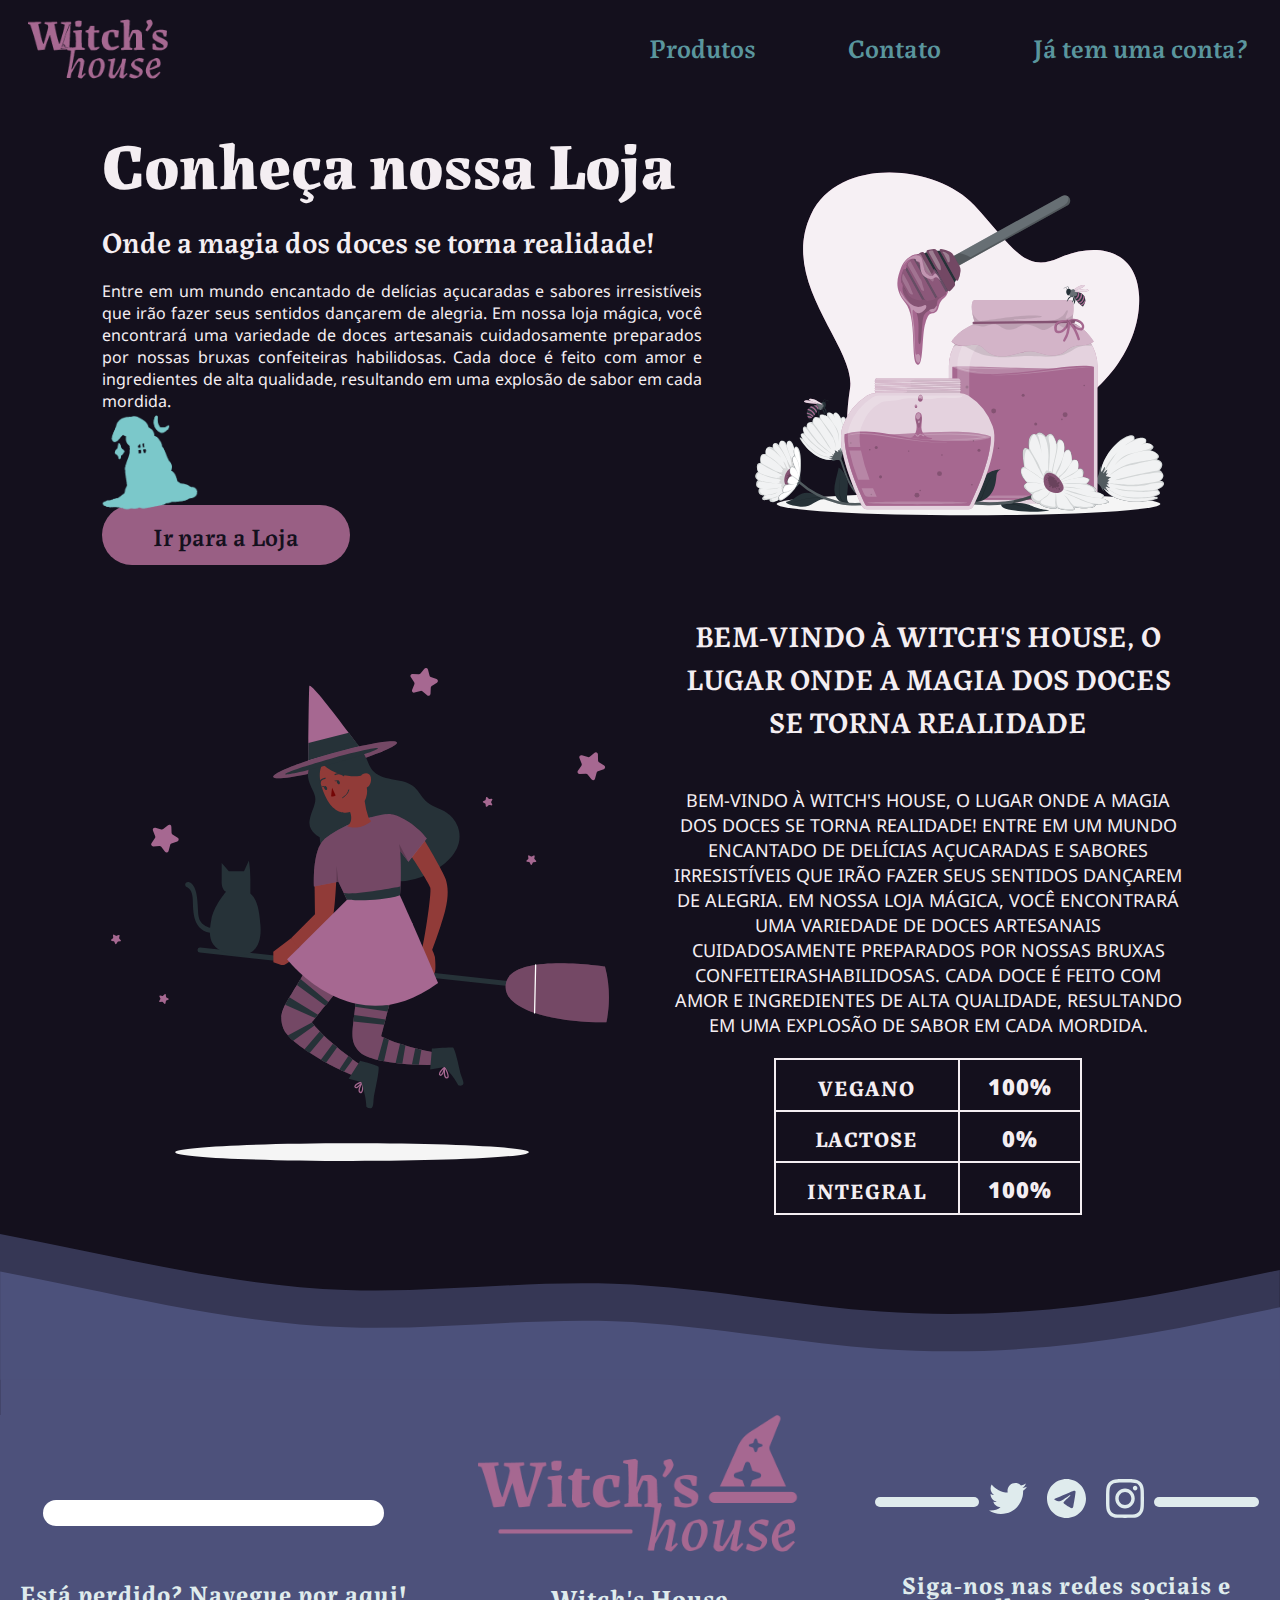
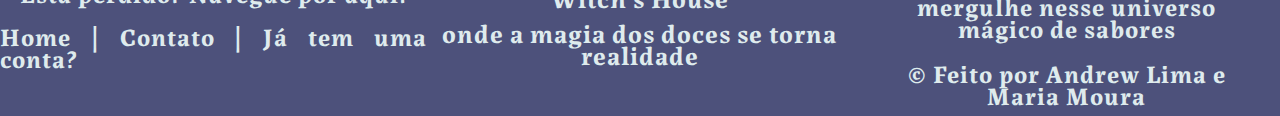
<file: index.html>
<!DOCTYPE html>
<html lang="pt-br">
<head>
    <meta charset="UTF-8">
    <meta http-equiv="X-UA-Compatible" content="IE=edge">
    <meta name="viewport" content="width=device-width, initial-scale=1.0">
    <link rel="stylesheet" href="style.css">  
    <link rel="shortcut icon" href="imagens/hat.png" type="image/x-icon">
    <title>Witch's House</title>
</head>
<body>
    <header>
        <img src="imagens/logo.png" class="logo" alt="Witch's House">
        <ul>
        <a href="loja.html" tabindex="0"><li>Produtos</li></a> 
        <a href="contato.html" tabindex="1"><li>Contato</li></a>
        <a href="entrar.html" tabindex="2"><li>Já tem uma conta?</li></a> 
        </ul>
    </header>
    <main>
                    <div class="left-div"> 
                        <h1>Conheça nossa Loja</h1>
                        <h2>Onde a magia dos doces se torna realidade! </h2>
                        <p> Entre em um mundo encantado de delícias açucaradas e sabores irresistíveis que irão fazer seus sentidos dançarem de alegria. Em nossa loja mágica, você encontrará uma variedade de doces artesanais cuidadosamente preparados por nossas bruxas confeiteiras habilidosas. Cada doce é feito com amor e ingredientes de alta qualidade, resultando em uma explosão de sabor em cada mordida.</p>
                        <a href="loja.html">
                            <img src="imagens/hat.png" id="hat" alt="Chapéu">
                            <button class="loja-btn">Ir para a Loja</button>
                        </a>
                    </div>
                    <div class="right-div">
                        <img src="imagens/honey.svg" class="imagem" alt="sweet">
                    </div>                    

    </main>    
    <section>
        <div class="left-div">
            <img src="imagens/witch-animate (1) (1).svg" class="imagem" alt="witch">
        </div>
        <div class="right-div">
            <h2>bem-vindo à witch's house, o lugar onde a magia dos doces se torna realidade</h2>
            <p>Bem-vindo à Witch's House, o lugar onde a magia dos doces se torna realidade! Entre em um mundo encantado de delícias açucaradas e sabores irresistíveis que irão fazer seus sentidos dançarem de alegria.
            Em nossa loja mágica, você encontrará uma variedade de doces artesanais cuidadosamente preparados por nossas bruxas confeiteirashabilidosas. Cada doce é feito com amor e ingredientes de alta qualidade, resultando em uma explosão de sabor em cada mordida.
            </p>
            <div id="tabela">
                <table>
                    <tr>
                        <td><p class="titulo">vegano</p></td>
                        <td><p class="numero">100%</p></td>
                    </tr>
                    <tr>
                        <td><p class="titulo">LACTOSE</p></td>
                        <td><p class="numero">0%</p></td>
                    </tr>
                    <tr>
                        <td><p class="titulo">INTEGRAL</p></td>
                        <td><p class="numero">100%</p></td>
                    </tr>
                </table>
            </div>
        </div>
    </section>
    <footer>
        <div id="waves"><img src="imagens/footer/SVG/SVG/SVG/Ativo 33.svg" alt="wave"></div>
        <div id="barra-busca">
            <input type="search" name="pesquisa" id="pesquisa">
            <div id="txt">
                <p>Está perdido? Navegue por aqui!</p>
                <p><a href="index.html">Home</a> | <a href="contato.html">Contato</a> | <a href="entrar.html">Já tem uma conta?</a> </p>
            </div>
        </div>
        <div id="logo-2">
            <img src="imagens/footer/Ativo 43-8.png" alt="">
            <p>Witch's House</p><p>onde a magia dos doces se torna realidade</p>
        </div>
        <div id="redes-sociais">
            <div id="imagens">
                <div class="linha"></div>
                <img src="imagens/footer/redes sociais/SVG/Ativo 35.svg" alt="Twitter">
                <img src="imagens/footer/redes sociais/SVG/Ativo 36.svg" alt="Telegram">
                <img src="imagens/footer/redes sociais/SVG/Ativo 37.svg" alt="Instagram">
                <div class="linha"></div>
            </div>
            <div id="texto">
                <p>Siga-nos nas redes sociais e mergulhe nesse universo mágico de sabores</p>
                <p>© Feito por Andrew Lima e Maria Moura</p>
            </div>
        </div>
</footer>
    <audio autoplay preload="auto">
        <source src="sons/piano-bell-sound-1-27144.mp3" type="audio/mp3">
    </audio>
</body>
</html>
</file>
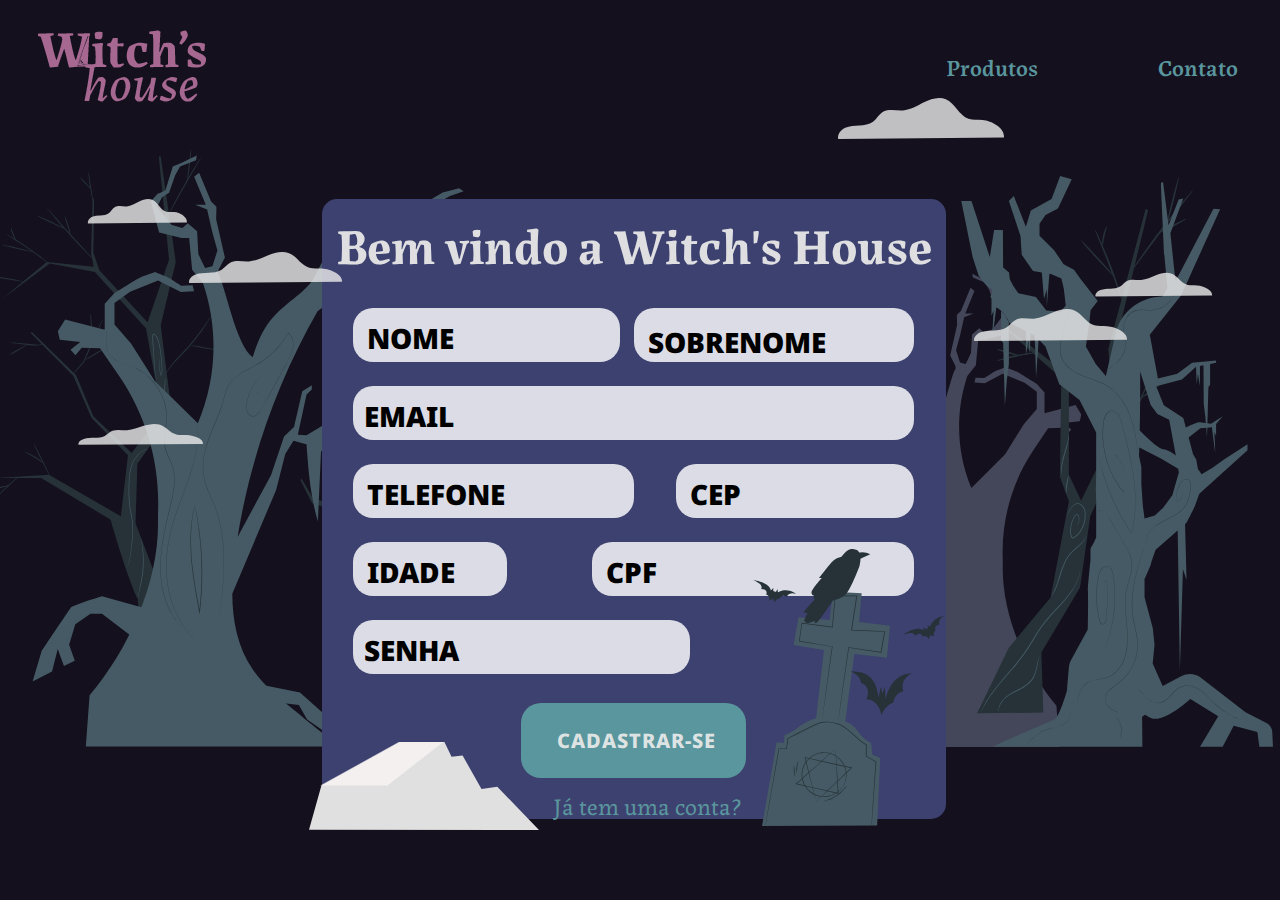
<file: cadastro.html>
<!DOCTYPE html>
<html lang="pt-br">
<head>
    <meta charset="UTF-8">
    <meta http-equiv="X-UA-Compatible" content="IE=edge">
    <meta name="viewport" content="width=device-width, initial-scale=1.0">
    <link rel="shortcut icon" href="imagens/hat.png" type="image/x-icon">
    <link rel="stylesheet" href="cadastro.css">
    <title>Cadastro - Witch's House</title>
</head>
<body>
    <header>
        <a href="index.html"><img src="imagens/logo.png" class="logo" alt="Witch's House"></a>
        <ul>
        <a href="loja.html" tabindex="0"><li>Produtos</li></a> 
        <a href="contato.html" tabindex="1"><li>Contato</li></a> 
        </ul>
    </header>  
    <div id="container">           
        <div id="camada1">
            <img class="camada1" id="rip" src="imagens/Background floresta/Ativo 7.svg" alt="Tumulo">
            <img class="camada1" id="bat" src="imagens/Background floresta/Ativo 8.svg" alt="Morcegos">
            <img class="camada1" id="pedra" src="imagens/Background floresta/Ativo 13.svg" alt="Nuvem">
            <img class="camada1" id="nuvem-right-cima" src="imagens/Background floresta/nuvem right cima.svg" alt="Nuvem">
            <img class="camada1" id="nuvem-left" src="imagens/Background floresta/nuvem left.svg" alt="Nuvem">
            <img class="camada1" id="nuvem-right-baixo" src="imagens/Background floresta/nuvem rigth baixo.svg" alt="Nuvem">
        </div>     
        <main>
            <h1>Bem vindo a Witch's House</h1>
                <form action="#" method="post">
                    <div id="row1" class="rows">
                        <div class="posicionamento">
                            <input type="text" class="nome" name="nome" required>
                            <label for="nome" class="nome">NOME</label>
                        </div>
                        <div class="posicionamento">
                            <input type="text" class="sobrenome" name="sobrenome" required>
                            <label for="sobrenome" class="sobrenome">SOBRENOME</label>
                        </div>
                    </div>
                    <div id="row2" class="rows">
                        <div class="posicionamento">
                            <input type="email" class="email" name="email" required>
                            <label for="email" class="email">EMAIL</label>
                        </div>
                    </div>
                    <div id="row3" class="rows">
                        <div class="posicionamento">
                            <input type="tel" class="tel" name="tel" required>
                            <label for="tel" class="tel">TELEFONE</label>
                        </div>
                        <div class="posicionamento">
                            <input type="text" class="cep" name="cep" required>
                            <label for="cep" class="cep">CEP</label>
                        </div>
                    </div>
                    <div id="row4" class="rows">
                        <div class="posicionamento">
                            <input type="number" class="idade" name="idade" required>
                            <label for="idade" class="idade">IDADE</label>
                        </div>
                        <div class="posicionamento">
                            <input type="text" class="cpf" name="cpf" required>
                            <label for="cpf" class="cpf">CPF</label>
                        </div>
                    </div>
                    <div id="row5" class="rows">
                        <div class="posicionamento">
                            <input type="password" class="senha" name="senha" required>
                            <label for="senha" class="senha">SENHA</label>
                        </div>
                    </div>
                    <div id="row6" class="rows">
                        <input type="submit" id="botao" value="CADASTRAR-SE">
                        <a href="entrar.html" id="link">Já tem uma conta?</a>
                    </div>
                </form>
        </main>
        <div id="arvore">
            <img id="arvore-left" src="imagens/Background floresta/Ativo 1.svg" alt="Árvore">
            <img id="arvore-right" src="imagens/Background floresta/Ativo 3.svg" alt="Árvore">
        </div>
    </div>
</body>
</html>
</file>
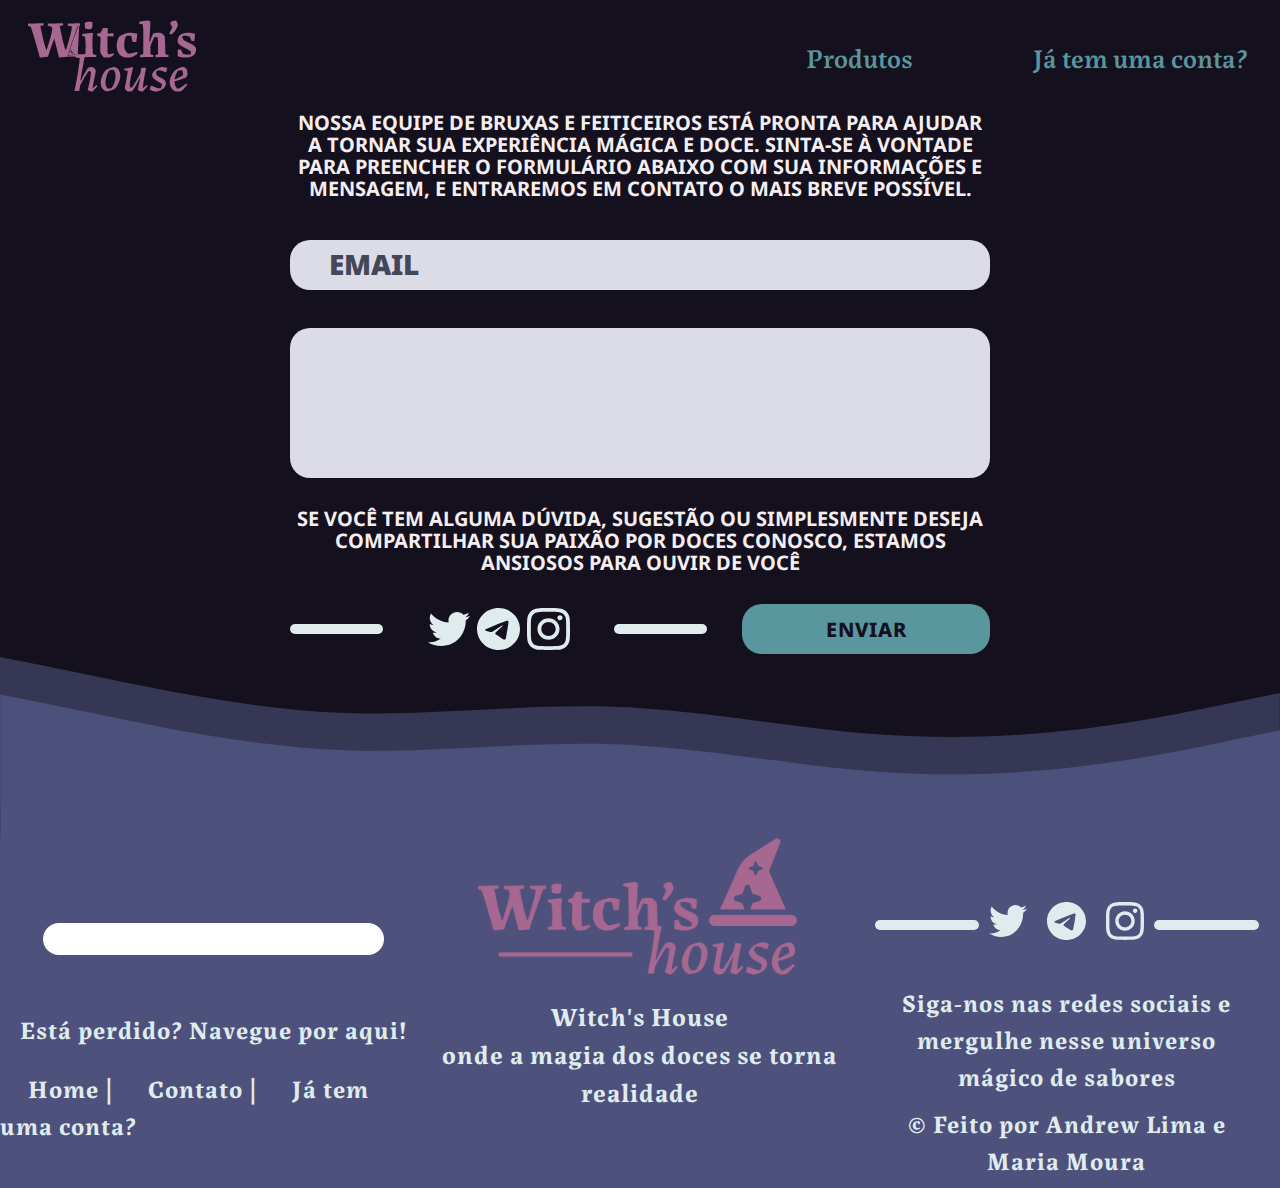
<file: contato.html>
<!DOCTYPE html>
<html lang="pt-br">
<head>
    <meta charset="UTF-8">
    <meta http-equiv="X-UA-Compatible" content="IE=edge">
    <meta name="viewport" content="width=device-width, initial-scale=1.0">
    <link rel="stylesheet" href="contato.css">
    <title>Contato - Witch's House</title>
</head>
<body>
  <header>
    <a href="index.html"><img src="imagens/logo.png" class="logo" alt="Witch's House"></a>
    <ul>
    <a href="loja.html" tabindex="0"><li>Produtos</li></a> 
    <a href="entrar.html" tabindex="1"><li>Já tem uma conta?</li></a> 
    </ul>
  </header>

  <main>
    <div class="container">
        <div id="first-row">
          <p>NOSSA EQUIPE DE BRUXAS E FEITICEIROS ESTÁ PRONTA PARA AJUDAR A TORNAR SUA EXPERIÊNCIA MÁGICA E DOCE. SINTA-SE À VONTADE PARA PREENCHER O FORMULÁRIO ABAIXO COM SUA INFORMAÇÕES E MENSAGEM, E ENTRAREMOS EM CONTATO O MAIS BREVE POSSÍVEL.</p>
        </div>
          <div id="formulario">
            <form action="#" method="get">
              <div id="second-row">
                <input type="email" name="email" id="email" class="email" required autocomplete="off">
                <label for="email"  class="email ">EMAIL</label>
                <textarea id="story" name="story"
                rows="5" cols="33">
                </textarea>
                <p>SE VOCÊ TEM ALGUMA DÚVIDA, SUGESTÃO OU SIMPLESMENTE DESEJA COMPARTILHAR SUA PAIXÃO POR DOCES CONOSCO, ESTAMOS ANSIOSOS PARA OUVIR DE VOCÊ</p>
              </div>
            <div id="last-row">
              <div class="linha-left"></div>
              <div id="imagem">
                <img src="imagens/footer/redes sociais/SVG/Ativo 35.svg" alt="Twitter">
                <img src="imagens/footer/redes sociais/SVG/Ativo 36.svg" alt="Telegram">
                <img src="imagens/footer/redes sociais/SVG/Ativo 37.svg" alt="Instagram">
              </div>
              <div class="linha-right"></div>
              <input type="submit" value="ENVIAR" id="btn">
            </div>
            </form>
          </div>
    </div>             
</main>    

<footer>
  <div id="waves"><img src="imagens/footer/SVG/SVG/SVG/Ativo 33.svg" alt="wave"></div>
    <div id="barra-busca">
      <input type="search" name="pesquisa" id="pesquisa">
      <div id="txt">
        <p>Está perdido? Navegue por aqui!</p>
        <p><a href="index.html">Home</a> | <a href="contato.html">Contato</a> | <a href="entrar.html">Já tem uma conta?</a> </p>
      </div>
    </div>
    <div id="logo-2">
      <img src="imagens/footer/Ativo 43-8.png" alt="">
      <p>Witch's House</p><p>onde a magia dos doces se torna realidade</p>
    </div>
    <div id="redes-sociais">
      <div id="imagens">
        <div class="linha"></div>
        <img src="imagens/footer/redes sociais/SVG/Ativo 35.svg" alt="Twitter">
        <img src="imagens/footer/redes sociais/SVG/Ativo 36.svg" alt="Telegram">
        <img src="imagens/footer/redes sociais/SVG/Ativo 37.svg" alt="Instagram">
        <div class="linha"></div>
      </div>
      <div id="texto">
      <p>Siga-nos nas redes sociais e mergulhe nesse universo mágico de sabores</p>
      <p>© Feito por Andrew Lima e Maria Moura</p>
      </div>
  </div>
</footer>
</body>
</html>
</file>
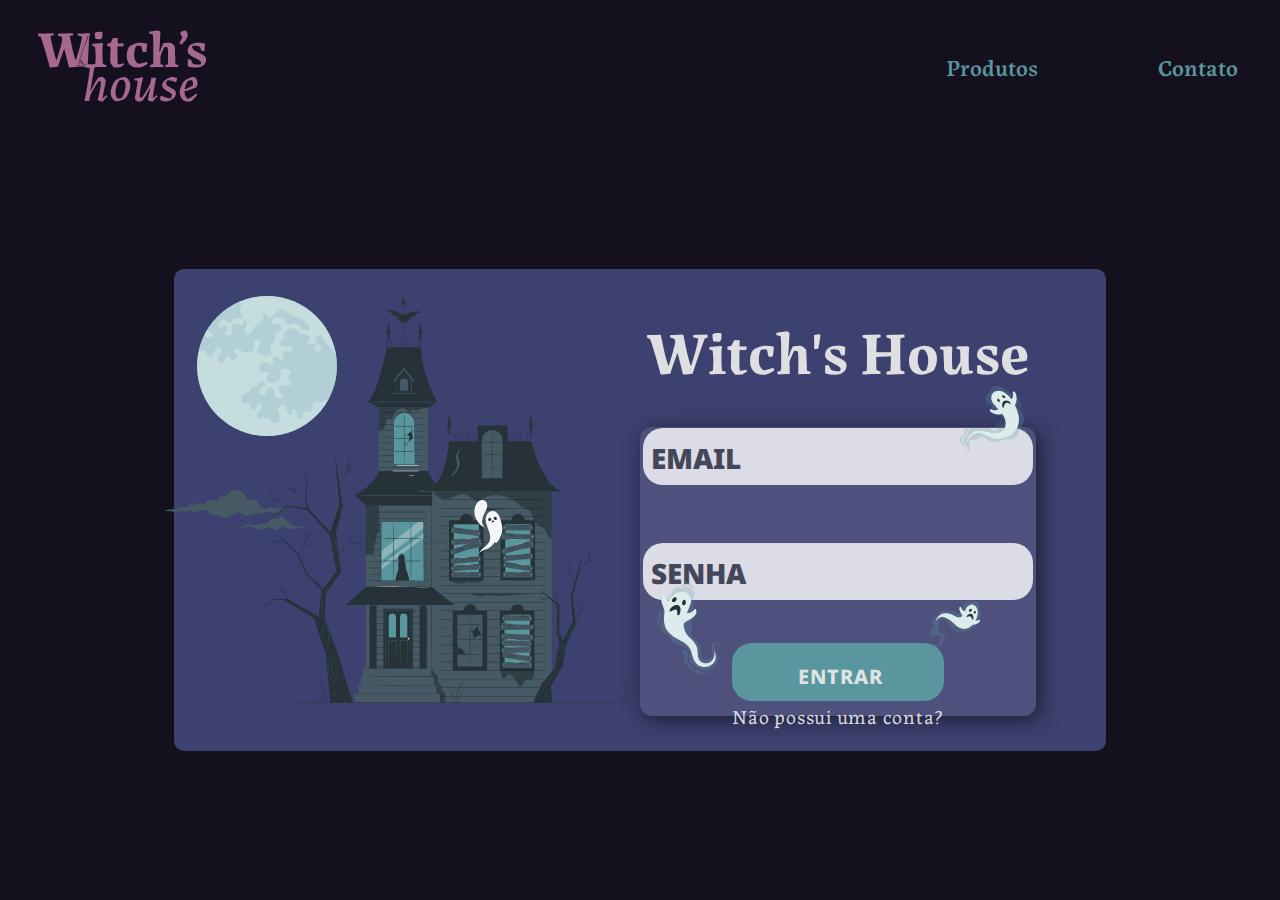
<file: entrar.html>
<!DOCTYPE html>
<html lang="pt-br">
<head>
    <meta charset="UTF-8">
    <meta http-equiv="X-UA-Compatible" content="IE=edge">
    <meta name="viewport" content="width=device-width, initial-scale=1.0">
    <link rel="stylesheet" href="entrar.css">
    <link rel="shortcut icon" href="imagens/hat.png" type="image/x-icon">
    <title>Entrar - Witch's House</title>
</head>
<body>
    <header>
        <a href="paginas/index.html"><img src="imagens/logo.png" class="logo" alt="Witch's House"></a>
        <ul>
            <a href="loja.html" tabindex="0"><li>Produtos</li></a>
            <a href="contato.html" tabindex="1"><li>Contato</li></a>
        </ul>
    </header>
    <div id="container">
        <div id="camada1">
            <img src="imagens/Login/ghost1.svg" alt="fantasma" id="f1">
            <img src="imagens/Login/ghost2.svg" alt="fantasma" id="f2">
            <img src="imagens/Login/ghost3.svg" alt="fantasma" id="f3">
        </div>
        <div id="div-left">
            <img src="imagens/Login/moon.svg" alt="lua" id="lua">
            <img src="imagens/Login/clouds.svg" alt="nuvens" id="nuvem">
            <img src="imagens/haunted-house-animate.svg" alt="casa" id="house">
        </div>
        <div id="div-right">
            <div id="centralizador">
                <h1>Witch's House</h1>
            </div>
        <div id="formulario">
                    <form method="post" action="#">
                        <div class="row" id="row1">
                            <div class="posicionamento">
                                <input type="email" name="email" autocomplete="off" required class="email"/>
                                <label for="email"class="email">
                                    EMAIL
                                </label>
                            </div>
                        </div>
                        <div class="row" id="row2">
                            <div class="posicionamento">
                                <input type="password" name="senha" autocomplete="off" required class="senha"/>
                                <label for="senha"class="senha">
                                    SENHA
                                </label>
                            </div>
                        </div>
                        <div class="row" id="row3">
                            <input type="submit" value="ENTRAR" id="botao">
                            <a href="cadastro.html" id="cad">
                                Não possui uma conta?
                            </a>
                        </div>
                    </form>
                </div>
        </div>
    </div>
</body>
</html>
</file>
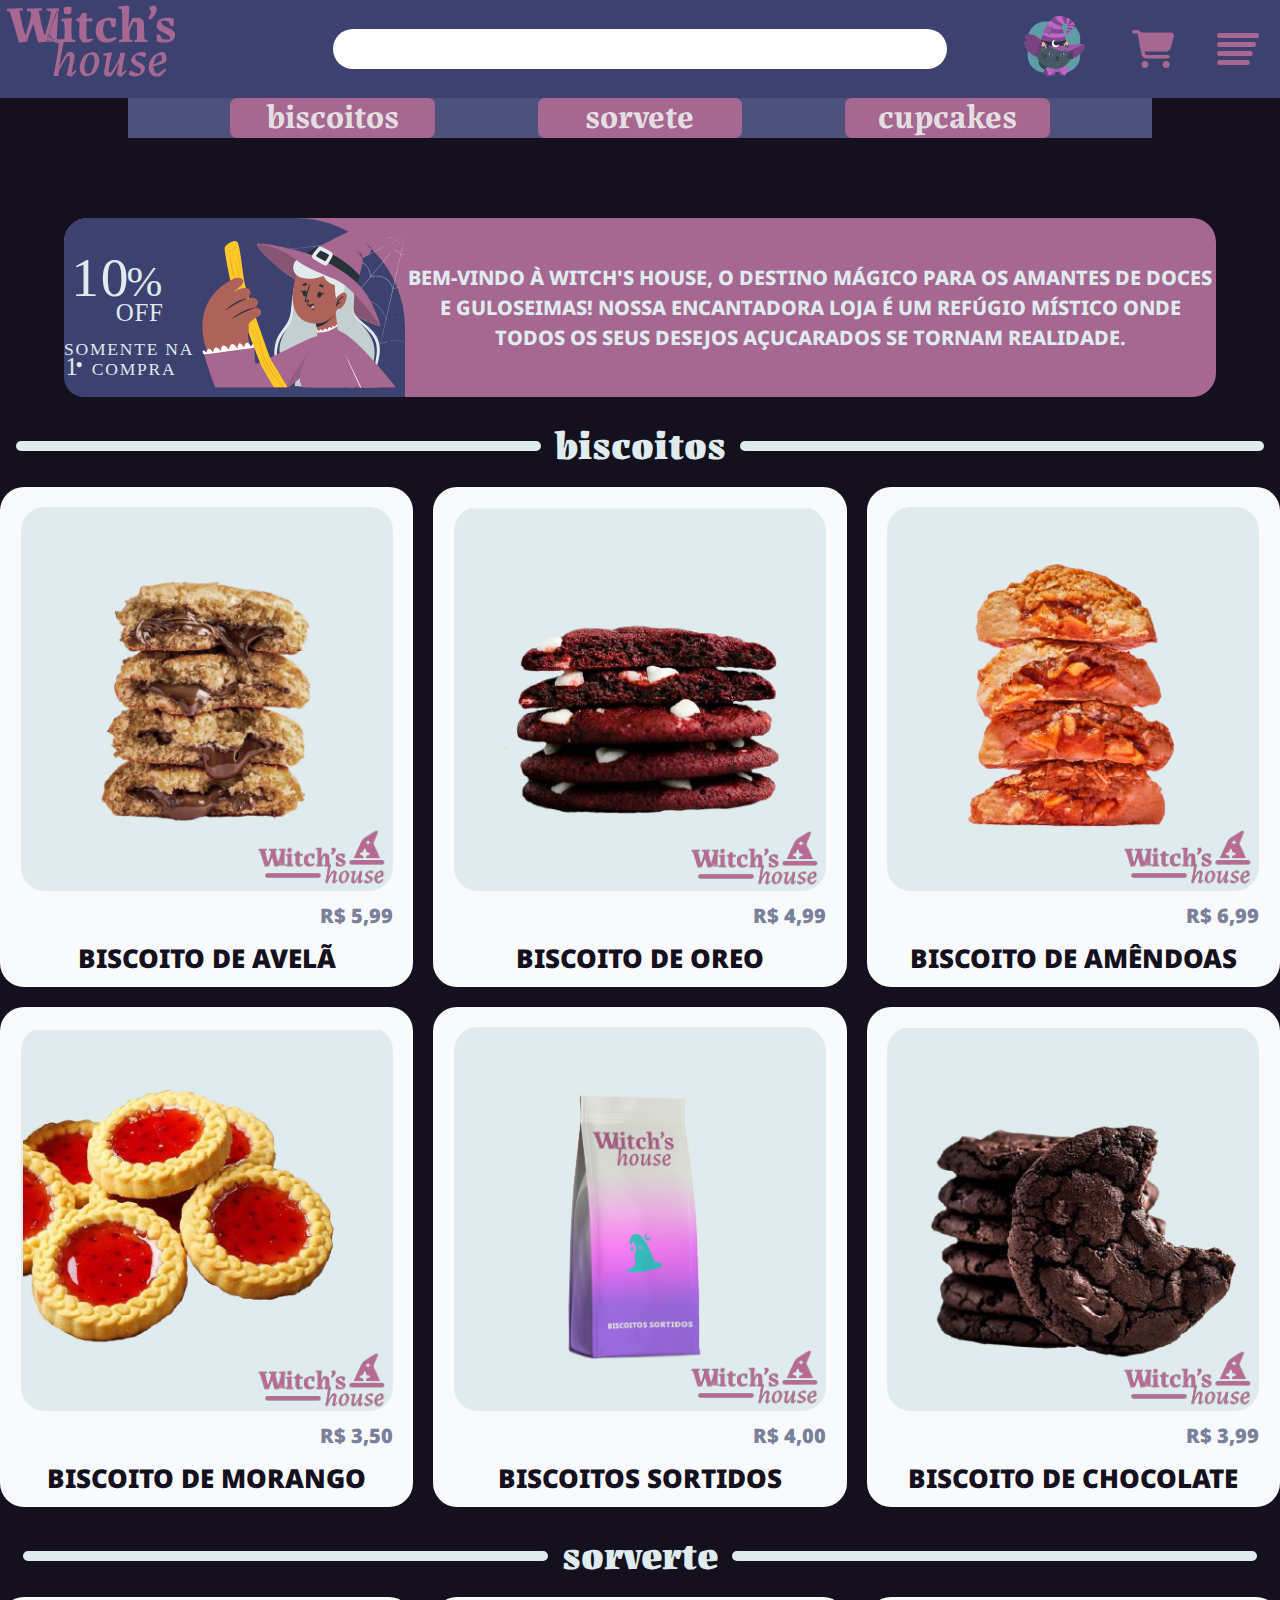
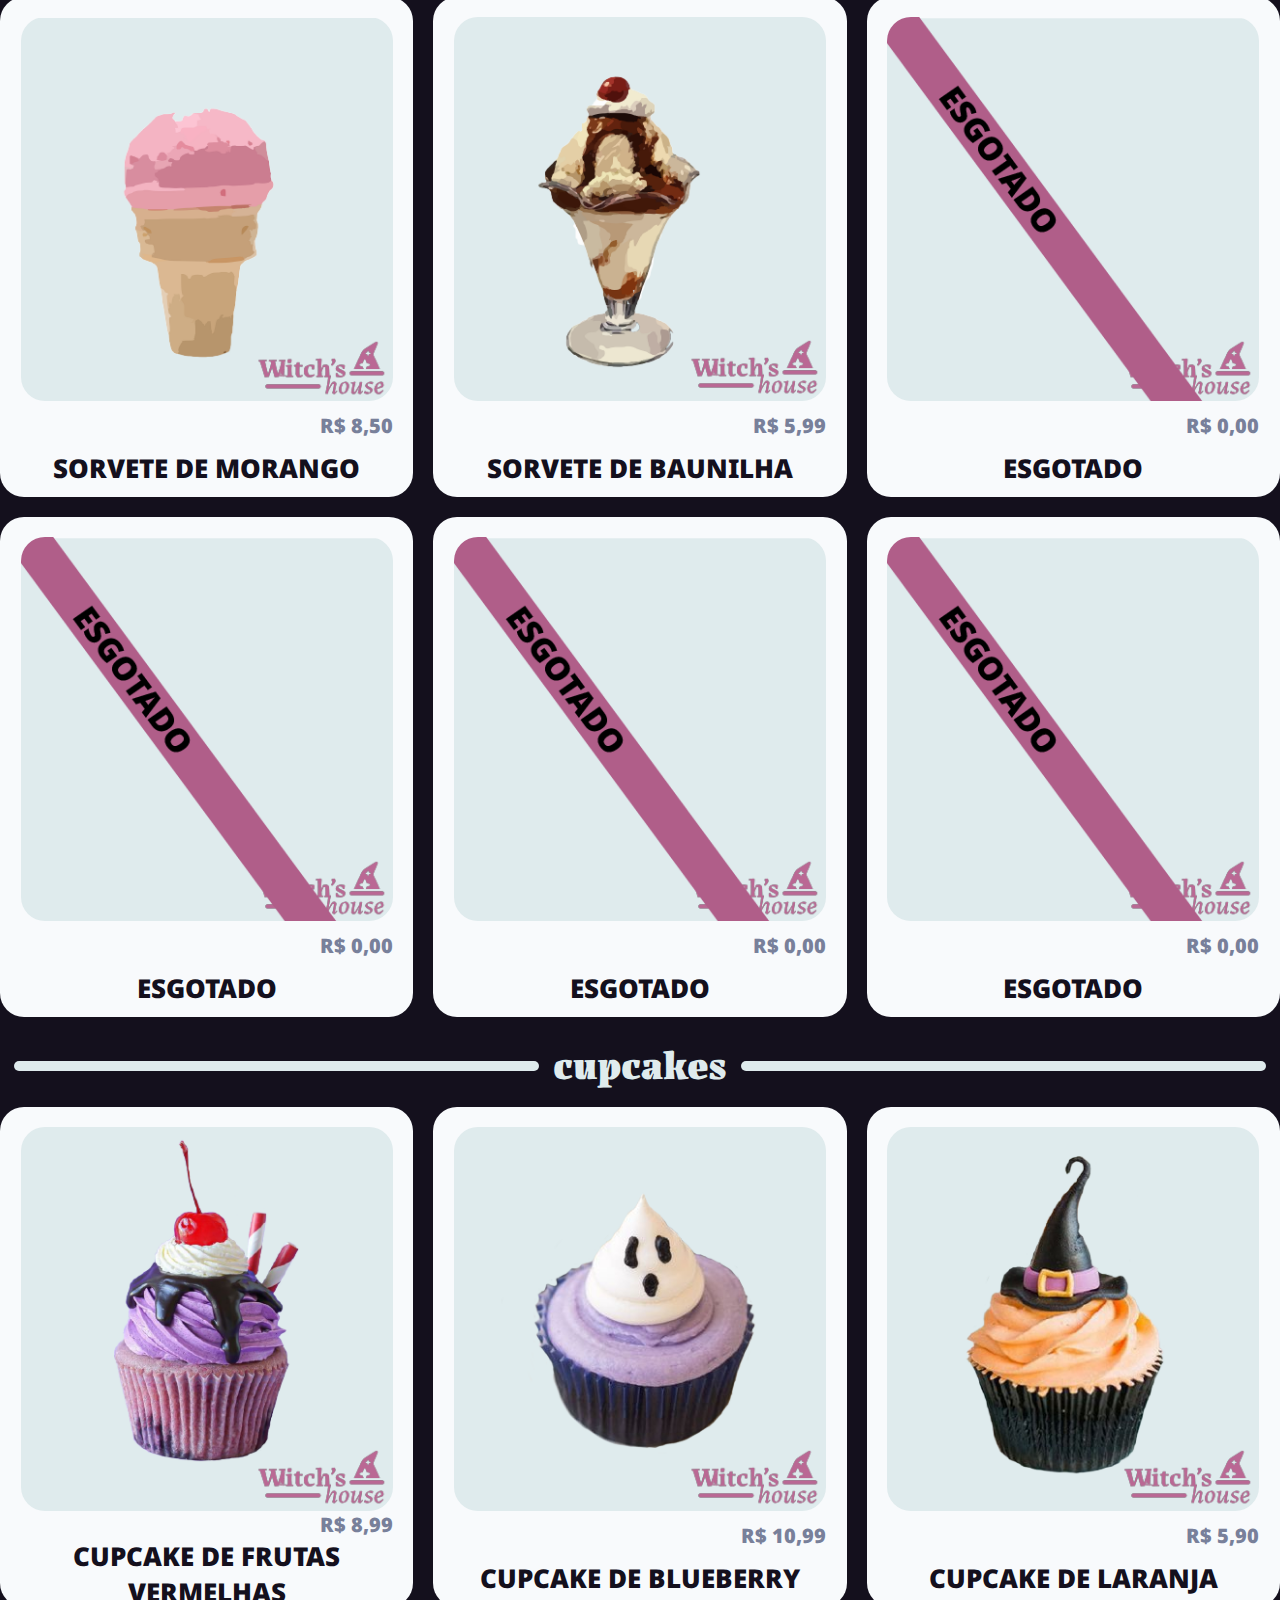
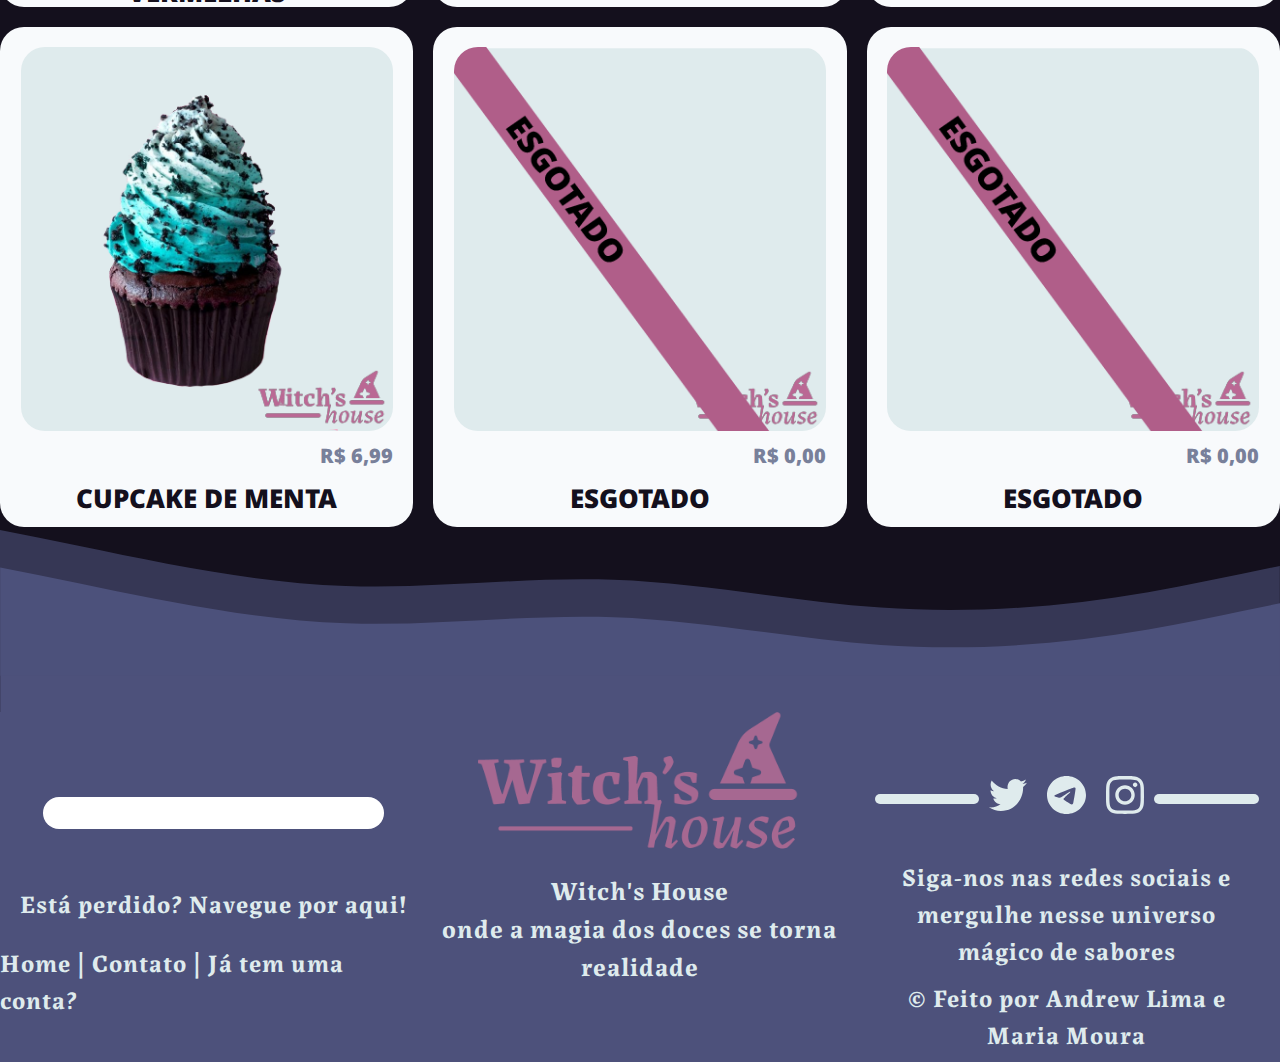
<file: loja.html>
<!DOCTYPE html>
<html lang="pt-br">
<head>
    <meta charset="UTF-8">
    <meta http-equiv="X-UA-Compatible" content="IE=edge">
    <meta name="viewport" content="width=device-width, initial-scale=1.0">
    <link rel="stylesheet" href="loja.css">
    <title>Loja - Witch's House</title>
</head>
<body>
        <!-- PRONTO -->
        <header>
            <div id="fixo">
                <div id="logo">
                    <a href="index.html"><img src="imagens/logo.png" alt="Witch's House"></a>
                </div>
                <div id="barra-pesquisa">
                    <input type="search" name="busca" id="busca">
                </div>
                <div id="right">
                    <div id="usuario">
                        <a href="entrar.html"><img id="img-conta" src="imagens/Loja/Ativo 18.svg" alt="conta"></a>
                    </div>
                    <div id="carrinho">
                        <img id="carrinho" src="imagens/Loja/Ativo 10.svg" alt="carrinho">
                    </div>
                    <div id="menu">
                        <img id="menu" src="imagens/Loja/Ativo 11.svg" alt="menu">
                    </div>
                </div>
            </div>
        </header>
        <main>
            <div id="filtro">
                <div class="ancora">
                    <a href="#a1">
                        <h1>biscoitos</h1>
                    </a>
                </div>
                <div class="ancora">                    
                    <a href="#a2">
                        <h1>sorvete</h1>
                    </a>
                </div>
                <div class="ancora">                    
                    <a href="#a3">
                        <h1>cupcakes</h1>
                    </a>
                </div>
            </div>
            <div id="promocao">
                <div id="left-promo">
                    <img id="intro-witch" src="imagens/Loja/Ativo 17.svg" alt="Bruxa">
                </div>

                <div id="right-promo">
                    <p id="frase-intro">Bem-vindo à Witch's House, o destino mágico para os amantes de doces e guloseimas!
                    Nossa encantadora loja é um refúgio místico onde todos os seus desejos açucarados se tornam realidade. </p>
                </div>
                
            </div>
            <div id="produtos">
                <div class="titulo">
                    <div class="linha"></div>
                    <p id="a1" class="text-ancora">biscoitos</p>
                    <div class="linha"></div>
                </div>
                <div class="produtos-grid">
                    <div class="produto">
                        <div class="imagem"><img src="imagens/Loja/produtos/Prancheta 7.png" alt="biscoito"></div>
                        <div class="content">
                            <p class="preco-produto">R$ 5,99</p>
                            <p class="nome-produto">biscoito de avelã</p>
                        </div>
                    </div>
                    <div class="produto">
                        <div class="imagem"><img src="imagens/Loja/produtos/bisc.png" alt="biscoito"></div>
                        <div class="content">
                            <p class="preco-produto">R$ 4,99</p>
                            <p class="nome-produto">biscoito de oreo</p>
                        </div>
                    </div>
                    <div class="produto">
                        <div class="imagem">
                            <img src="imagens/Loja/produtos/Prancheta 10.png" alt="biscoito">
                        </div>
                        <div class="content">                            
                            <p class="preco-produto">R$ 6,99</p>
                            <p class="nome-produto">Biscoito de amêndoas</p>
                        </div>
                    </div>
                    <div class="produto">
                        <div class="imagem"> 
                            <img src="imagens/Loja/produtos/Prancheta 11.png" alt="biscoito">
                        </div>
                        <div class="content">                            
                            <p class="preco-produto">R$ 3,50</p>
                            <p class="nome-produto">biscoito de morango</p>
                        </div>
                    </div>
                    <div class="produto">
                        <div class="imagem">
                            <img src="imagens/Loja/produtos/Prancheta 12.png" alt="biscoito">
                        </div>
                        <div class="content">
                            <p class="preco-produto">R$ 4,00</p>                            
                            <p class="nome-produto">biscoitos sortidos</p>
                        </div>
                    </div>
                    <div class="produto">
                        <div class="imagem"><img src="imagens/Loja/produtos/bisc2.png" alt="biscoito"></div>
                        <div class="content">
                            <p class="preco-produto">R$ 3,99</p>
                            <p class="nome-produto">Biscoito de Chocolate</p>
                        </div>
                    </div>
                </div>
                <div class="titulo">
                    <div class="linha"></div>
                    <p id="a2" class="text-ancora">sorverte</p>
                    <div class="linha"></div>
                </div>
                <div class="produtos-grid">
                    <div class="produto">
                        <div class="imagem"><img src="imagens/Loja/produtos/s1.png" alt="sorvete"></div>
                        <div class="content">
                            <p class="preco-produto">R$ 8,50</p>
                            <p class="nome-produto">Sorvete de morango</p>
                        </div>
                    </div>
                    <div class="produto">
                        <div class="imagem"><img src="imagens/Loja/produtos/sorvete.png" alt="sorvete"></div>
                        <div class="content">
                            <p class="preco-produto">R$ 5,99</p>
                            <p class="nome-produto">Sorvete de Baunilha</p>
                        </div>
                    </div>
                    <div class="produto">
                        <div class="imagem"><img src="imagens/Loja/produtos/s.png" alt=""></div>
                        <div class="content">
                            <p class="preco-produto">R$ 0,00</p>
                            <p class="nome-produto">Esgotado</p>
                        </div>
                    </div>
                    <div class="produto">
                        <div class="imagem"><img src="imagens/Loja/produtos/s.png" alt=""></div>
                        <div class="content">
                            <p class="preco-produto">R$ 0,00</p>
                            <p class="nome-produto">Esgotado</p>
                        </div>
                    </div>
                    <div class="produto">
                        <div class="imagem"><img src="imagens/Loja/produtos/s.png" alt=""></div>
                        <div class="content">
                            <p class="preco-produto">R$ 0,00</p>
                            <p class="nome-produto">Esgotado</p>
                        </div>
                    </div>
                    <div class="produto">
                        <div class="imagem"><img src="imagens/Loja/produtos/s.png" alt=""></div>
                        <div class="content">
                            <p class="preco-produto">R$ 0,00</p>
                            <p class="nome-produto">Esgotado</p>
                        </div>
                    </div>
                </div>
                <div class="titulo">
                    <div class="linha"></div>
                    <p id="a3" class="text-ancora">cupcakes</p>
                    <div class="linha"></div>
                </div>
                <div class="produtos-grid">
                    <div class="produto">
                        <div class="imagem"><img src="imagens/Loja/produtos/Prancheta 1.png" alt="cupcake"></div>
                        <div class="content">
                            <p class="preco-produto">R$ 8,99</p>
                            <p class="nome-produto">cupcake de frutas vermelhas</p>
                        </div>
                    </div>
                    <div class="produto">
                        <div class="imagem"><img src="imagens/Loja/produtos/Prancheta 2.png" alt="cupcake"></div>
                        <div class="content">
                            <p class="preco-produto">R$ 10,99</p>
                            <p class="nome-produto">cupcake de blueberry</p>
                        </div>
                    </div>
                    <div class="produto">
                        <div class="imagem"><img src="imagens/Loja/produtos/Prancheta 4.png" alt="cupcake"></div>
                        <div class="content">
                            <p class="preco-produto">R$ 5,90</p>
                            <p class="nome-produto">cupcake de laranja</p>
                        </div>
                    </div>
                    <div class="produto">
                        <div class="imagem"><img src="imagens/Loja/produtos/Prancheta 6.png" alt="cupcake"></div>
                        <div class="content">
                            <p class="preco-produto">R$ 6,99</p>
                            <p class="nome-produto">cupcake de menta</p>
                        </div>
                    </div>
                    <div class="produto">
                        <div class="imagem"><img src="imagens/Loja/produtos/s.png" alt=""></div>
                        <div class="content">
                            <p class="preco-produto">R$ 0,00</p>
                            <p class="nome-produto">Esgotado</p>
                        </div>
                    </div>
                    <div class="produto">
                        <div class="imagem"><img src="imagens/Loja/produtos/s.png" alt=""></div>
                        <div class="content">
                            <p class="preco-produto">R$ 0,00</p>
                            <p class="nome-produto">Esgotado</p>
                        </div>
                    </div>
                </div>
            </div>
        </main>

        <footer>
                <div id="waves"><img src="imagens/footer/SVG/SVG/SVG/Ativo 33.svg" alt="wave"></div>
                <div id="barra-busca">
                    <input type="search" name="pesquisa" id="pesquisa">
                    <div id="txt">
                        <p>Está perdido? Navegue por aqui!</p>
                        <p><a href="index.html">Home</a> | <a href="contato.html">Contato</a> | <a href="entrar.html">Já tem uma conta?</a> </p>
                    </div>
                </div>
                <div id="logo-2">
                    <img src="imagens/footer/Ativo 43-8.png" alt="">
                    <p>Witch's House</p><p>onde a magia dos doces se torna realidade</p>
                </div>
                <div id="redes-sociais">
                    <div id="imagens">
                        <div class="linha"></div>
                        <img src="imagens/footer/redes sociais/SVG/Ativo 35.svg" alt="Twitter">
                        <img src="imagens/footer/redes sociais/SVG/Ativo 36.svg" alt="Telegram">
                        <img src="imagens/footer/redes sociais/SVG/Ativo 37.svg" alt="Instagram">
                        <div class="linha"></div>
                    </div>
                    <div id="texto">
                        <p>Siga-nos nas redes sociais e mergulhe nesse universo mágico de sabores</p>
                        <p>© Feito por Andrew Lima e Maria Moura</p>
                    </div>
                </div>
        </footer>
</body>
</html>
</file>
<file: style.css>
@import url('https://fonts.googleapis.com/css2?family=Labrada:wght@400;500;700;900&family=Noto+Sans&display=swap');

:root{
  --cor0:#995f84;
  --cor1:#5a969d;
  --cor2:#f4eef2;
  --cor3: #14101d;
}

*
{
  margin: 0;
  padding: 0;
  box-sizing: border-box;
}

html
{
  font-size: 62.5%;
}

body
{
  font-size: 1.6rem;
  background-color: var(--cor3);
  color: var(--cor2);
  height: 100%;
  width: 100%;
}

/*MENU*/
.logo{
  width: 18%;
  padding-top: 15px;
  padding-left: 28px;
}
  
header{
display: flex;
flex-direction: row;
justify-content: space-between;
align-items: center;
}
  
li{
  display: inline-block;
  margin: 20px;
  font-family: "Labrada",serif;
  font-weight: 600;
  font-size:2.3rem;
  margin-left: 56px;
  margin-right:32px;
}
        
a{
  color: var(--cor1);
  text-decoration:none; 
}

a:hover
{
  color: var(--cor0);
}

body main{
  width: 100%;
  height: 100%;
  display: flex;
  align-items: center;
  justify-content: center;
  flex-direction: row;
  justify-content: space-between;
  margin-top: 0px;
}

/*ESQUERDA*/

body main .left-div
{
  margin-left: 5%;
  width: 50%;
  height: 100%;
  display: flex;
  flex-direction: column;
}

h1{
  font-family: "Labrada",serif;
  font-weight: 800;
  font-size: 7.5rem;
  margin-top: 0px;
}
  
h2{
  line-height: auto;
  font-family: "Labrada",serif;
  font-weight: bold;
  font-weight: 600;
  font-size: 3.5rem;
  margin-top: 1rem;
}
  
p{
  margin-top: 3%;
  font-size: 1.8rem;
  text-align: justify;
  line-height: 2.2rem;
  max-width: 700px;
  font-family: "Noto Sans",sans-serif;
}

body main .left-div a
{
  margin-top: 15%;
  display: block;
  position: relative;
  width: 40%;
}

#hat{
  width: 40%;
  position: absolute;
  top: -180%;
  left: -1%;
}



.loja-btn{
  background-color: #995f84;
  color: #14101d;
  height: 6rem;
  width: 100%;
  border-radius: 30px;
  border: none;
  outline: none;
  font-size: 2.5rem;
  font-family: "Labrada",serif;
  font-style: black;
  font-weight: 600;
  cursor: pointer;
}

.loja-btn:hover  {
  background: linear-gradient(273deg, #3d416f,var(--cor0) );
  background-size: 400% 400%;

  -webkit-animation: AnimationName 4s ease infinite;
  -moz-animation: AnimationName 4s ease infinite;
  -o-animation: AnimationName 4s ease infinite;
  animation: AnimationName 4s ease infinite;
}

@-webkit-keyframes AnimationName {
  0%{background-position:0% 47%}
  50%{background-position:100% 54%}
  100%{background-position:0% 47%}
}
@-moz-keyframes AnimationName {
  0%{background-position:0% 47%}
  50%{background-position:100% 54%}
  100%{background-position:0% 47%}
}
@-o-keyframes AnimationName {
  0%{background-position:0% 47%}
  50%{background-position:100% 54%}
  100%{background-position:0% 47%}
}
@keyframes AnimationName {
  0%{background-position:0% 47%}
  50%{background-position:100% 54%}
  100%{background-position:0% 47%}
}

/*DIREITA*/

body main .right-div
{
  margin-right: 5%;
  width: 40%;
  height: 100%;
  display: flex;
  align-items: center;
  justify-content: center;
  flex-direction: column;
  text-align: center;
}

body main .right-div .imagem
{
  width: 100%;
}

body section {
  width: 100%;
  height: 100%;
  display: flex;
  align-items: center;
  justify-content: center;
  flex-direction: row;
  margin-top: 0px;
}

body section .left-div
{
  width: 50%;
}


body section .left-div .imagem 
{
  width: 100%;
}

body section .right-div
{
  margin-right: 5%;
  width: 40%;
  height: 100%;
  display: flex;
  align-items: center;
  justify-content: center;
  flex-direction: column;
  text-align: center;
}

body section .right-div h2
{
text-transform: uppercase;
font-size: 3rem;
margin-bottom: 3rem;
}

body section .right-div p
{
text-transform: uppercase;
text-align: center;
font-size: 1.8rem;
line-height: 2.5rem;
}

body section .right-div #tabela
{
width: 100%;
display: flex;
align-items: center;
justify-content: center;
margin-top: 2rem;
}

body section .right-div table
{
  width: 60%;
  border-collapse: collapse;
  border: solid;
  border-width: 2px;
  padding: 1rem;
}

body section .right-div table td
{
  width: 60%;
  border-collapse: collapse;
  border: solid;
  border-width: 2px;
  padding: 1rem;
}

body section .right-div table td p.titulo
{
  font-size: 2.2rem;
  font-family: "Labrada",serif;
  font-weight: 700;
  letter-spacing: 1px;
}

body section .right-div table td p.numero
{
  font-size: 2.2rem;
  font-family: "Noto sans",serif;
  font-weight: 900;
  letter-spacing: 1px;
}

@media screen and (min-width: 1900px)
{
  body header li{
    font-size:2.7rem;
  }

  body main .left-div{
    margin-left: 8%;
  }
  
  body main .left-div .loja-btn
  {
    height: 7rem;
  }

  body main .left-div #hat
  {
      width: 40%;
      position: absolute;
      top: -190%;
      left: -1%;
  }
}



@media screen and (max-width: 1380px)
{

  body header li{
    font-size:2.7rem;
  }

  body main .left-div{
    margin-left: 8%;
  }

  body main .left-div h1{
    font-size: 6.5rem;
  }
  
  body main .left-div h2{
    font-size: 3rem;
  }

  body main .left-div p{
    font-size: 1.6rem;
    max-width: 600px;
  }

  body main .left-div #hat
  {
      width: 40%;
      position: absolute;
      top: -150%;
      left: -1%;
  }
}
  
@media screen and (max-width: 1024px){
  body header .logo{
    width: 25%;
  }

  body header li{
    font-size:2.5rem;
  }

  body main .leftdiv{
    margin-left: 2%;
  }

  body main .left-div h1{
    font-size: 4.5rem;
  }
  
  body main .left-div h2{
    font-size: 2.25rem;
  }

  body main .left-div p{
    font-size: 1.4rem;
    max-width: 550px;
  }

  body main .left-div a{
    width: 65%;
  }

  body main .left-div .loja-btn{
    width: 100%;
  }

  body main .right-div{
    width: 50%;
  }
}

/*footer*/

footer{
  margin-top: 1%;
  background-color: rgb(77, 81, 123);
  width: 100%;
  display: grid;
  grid-template-columns: 1fr 1fr 1fr;
  grid-template-rows: 0fr 0fr;
}

footer div#waves
{
  margin-top: -1rem;
  background-color: #14101d;
  grid-column: 1/4;
  grid-row: 1/2;
  width: 100%;
}

footer div#barra-busca 
{
  padding-top: 20%;
  margin-top: -0.6rem;
  width: 100%;
  grid-column: 1/2;
  grid-row: 2/3;
  display: flex;
  flex-direction: column;
  align-items: center;
  background-color: rgb(77, 81, 123);
}

footer div#barra-busca input
{
  width: 80%;
  height: 12%;
  border-radius: 20px;
  outline: none;
  border: none;
  padding-left: 20px;
  font-size: 3rem;
}

div#barra-busca > div#txt
{
  margin-top: 8%;
  display: flex;
  flex-direction: column;
  align-items: center;
  justify-content: center;
}

div#barra-busca > div#txt > p{
  margin-top: 5%;
  color: #dfebed;
  font-family: "Labrada", Sans-Serif;
  font-weight: 700;
  font-size: 2.5rem;
  letter-spacing: 1px;
}

div#barra-busca > div#txt > p > a{
  color: #dfebed;
  text-decoration: none;
  font-family: "Labrada", Sans-Serif;
  font-weight: 700;
  font-size: 2.5rem;
  letter-spacing: 1px;
}

footer div#logo-2{
  margin-top: -0.6rem;
  width: 100%;
  grid-column: 2/3;
  grid-row: 2/4;
  display: flex;
  flex-direction: column;
  align-items: center;
  background-color: rgb(77, 81, 123);
  padding-bottom: 70%;
}

div#logo-2 > p{
  color: #dfebed;
  font-family: "Labrada", Sans-Serif;
  font-weight: 700;
  font-size: 2.6rem;
  letter-spacing: 1px;
  text-align: center;
}

div#logo-2 img{
  position: relative; 
  left: 12%;
  width: 100%;
}

footer div#redes-sociais
{
  display: flex;
  flex-direction: column;
  align-items: center;
  justify-content: start;
  background-color: rgb(77, 81, 123);
}

footer div#redes-sociais div#imagens{
  margin-top: -0.6rem;
  width: 100%;
  grid-column: 3/4;
  grid-row: 2/3;
  display: flex;
  justify-content: center;
  align-items: center;
  flex-direction: row;
  background-color: rgb(77, 81, 123);
  padding-top: 15%;
  padding-bottom: 10%;
  padding-right: 5%;
  padding-left: 5%;
}

footer div#redes-sociais img{
  width: 10%;
  margin: 0 1rem;
}

footer div#redes-sociais div#texto
{
  display: flex;
  flex-direction: column;
  align-items: center;
}

footer div#redes-sociais div#texto > p{
  color: #dfebed;
  text-align: center;
  font-family: "Labrada", Sans-Serif;
  font-weight: 700;
  font-size: 2.5rem;
  letter-spacing: 1px;
  margin-bottom: 1rem;
  max-width: 80%;
}


.linha{
  margin-top: 8px;
  border-radius: 20px;
  background-color: #dfebed;
  height: 10px;
  width: 41%;
}
</file>
<file: cadastro.css>
@charset "UTF-8";
@import url('https://fonts.googleapis.com/css2?family=Labrada:wght@400;500;700;900&family=Noto+Sans&display=swap');
@import url('https://fonts.googleapis.com/css2?family=Noto+Sans:wght@800;900&display=swap');

:root{
    --cor0:#995f84;
    --cor1:#5a969d;
    --cor2:rgb(61, 65, 111);
    --cor3:#ebebebee;
    --cor4:rgb(68, 71, 90);
}


*
{
  margin: 0;
  padding: 0;
  box-sizing: border-box;
}

html
{
  font-size: 62.5%;
}

body
{
  height: 100vh;
  width: 100vw;
  font-size: 1.6rem;
  background-color: #14101d;
  color: var(--cor2);
  padding: 10px;
}

/*MENU*/
.logo{
  width: 100%;
}
  
header{
display: flex;
flex-direction: row;
justify-content: space-between;
align-items: center;
}
  
li{
  display: inline-block;
  margin: 20px;
  font-family: "Labrada",serif;
  font-weight: 600;
  font-size:2.3rem;
  margin-left: 56px;
  margin-right:32px;
}
        
a{
    margin-top: 15px;
    margin-left: 28px;
  color: var(--cor1);
  text-decoration:none; 
}

a:hover
{
  color: var(--cor0);
}

/*FRENTE*/ 

body div#container div#camada1
{
    position: absolute;
    width: 100%;
    height: 80%;
    z-index: 1;
    pointer-events: none;
}

body div#container div#camada1 img
{
    width: 10%;
    z-index: 1;
    pointer-events: none;
}

body div#container div#camada1 img#rip
{
    position: relative;
    top: 55.5%;
    left: 60%;
}

body div#container div#camada1 img#bat
{
    width: 15%;
    position: relative;
    top: 40%;
    left: 49%;
}

body div#container div#camada1 img#pedra
{
    width: 18%;
    position: relative;
    top: 56%;
    left: -1%;
}

body div#container div#camada1 img#nuvem-right-cima
{
    width: 13%;
    position: relative;
    top: -40%;
    left: 22%;
}

body div#container div#camada1 img#nuvem-right-baixo
{
    width: 12%;
    position: relative;
    top: -12%;
    left: 7%;
}

body div#container div#camada1 img#nuvem-left
{
    width: 12%;
    position: relative;
    top: -20%;
    left: -42%;
}

/*FUNDO*/

body div#container div#arvore
{
    position: absolute;
    width: 100%;
    height: 80%;
    z-index: -1;
    pointer-events: none;
}

body div#container div#arvore img#arvore-left
{
    position: relative;
    left: 0;
    width: 39.8%;
    pointer-events: none;

}

body div#container div#arvore img#arvore-right
{
    position: relative;
    right: -20%;
    width: 39.8%;
    pointer-events: none;
}



/* Centralização do formulário */
body div#container
{
  width: 99%;
  height: 88%;
  display: flex;
  flex-direction: column;
  justify-content: center;
  align-items: center;
}

body div#container main
{
    color: var(--cor3);
    background-color: var(--cor2);
    width: 50%;
    height: 80%;
    border-radius: 15px;
    display: flex;
    flex-direction: column;
    justify-content: center;
    align-items: center;
}

body div#container main form
{
    width: 100%;
    height: 90%;
    display: flex;
    flex-direction: column;
    justify-content: center;
    align-items: center;
}

body div#container main h1
{
    color: var(--cor3);
    font-size: 5.0rem;
    font-family: "Labrada", sans-serif;
    margin-top: 4%;
}

.rows{
    width: 90%;
    height: 14%;
    display: flex;
    flex-direction: row;
    align-items: center;
    padding: 0;
    justify-content: space-between;    
}

.posicionamento
{
    display: flex;
    flex-direction: column;
    position: relative;
    width: 100%;
    height: 100%;
}

#row6
{
    display: flex;
    flex-direction: column;
    justify-content: center;
    align-items: center;
    height: 150px;
}

input{
    font-family: "Noto Sans","Sans Serif";
    margin-top:20px;
    height: 70%;
    color: var(--cor4);
    font-weight: 900;
    font-size: 2.8rem;
    padding: 20px 5px 5px;
    background-color: rgb(219, 220, 229);
    border: none;
    border-radius:20px 20px 20px 20px;
    outline: none!important;
    opacity: 1;
    padding-left: 1rem;
}

label
{
    font-weight: 900;
    font-family: "Noto Sans","Sans Serif";
    color: black;
    font-size: 2.8rem;
    pointer-events: none;
    transition: 0.5s;
}

input.nome{
    width: 95%;
}

label.nome{
    position: relative;
    top: -55%;
    left: 5%;
}

input.nome:focus ~ label.nome,
input.nome:valid ~ label.nome {
    top: -65%;
    left: 3%;
  font-size: 1.6rem;
  color: var(--cor0);
}
            
input.sobrenome{
    width: 100%;
}

label.sobrenome
{
    position: relative;
    top: -50%;
    left: 5%;
}


input.sobrenome:focus ~ label.sobrenome,
input.sobrenome:valid ~ label.sobrenome {
    top: -65%;
    left: 3%;
  font-size: 1.6rem;
  color: var(--cor0);
}
            

input.email
{
    width: 100%;
}

label.email
{
    position: relative;
    top: -55%;
    left: 2%;
}

input.email:focus ~ label.email,
input.email:valid ~ label.email {
    top: -65%;
    left: 1%;
  font-size: 1.6rem;
  color: var(--cor0);
}

input.tel
{
    width: 100%
}

label.tel
{
    position: relative;
    top: -55%;
    left: 5%;
}

input.tel:focus ~ label.tel,
input.tel:valid ~ label.tel {
    top: -65%;
    left: 3%;
  font-size: 1.6rem;
  color: var(--cor0);
}

input.cpf
{
    margin-left: -15%;
    width: 115%;
}

label.cpf
{
    position: relative;
    top: -55%;
    left: -10%;
}

input.cpf:focus ~ label.cpf,
input.cpf:valid ~ label.cpf {
    top: -65%;
    left: -12%;
  font-size: 1.6rem;
  color: var(--cor0);
}

input.idade
{
    width: 55%;
}

label.idade
{
    position: relative;
    top: -55%;
    left: 5%;
}

input.idade:focus ~ label.idade,
input.idade:valid ~ label.idade {
    top: -65%;
    left: 2%;
  font-size: 1.6rem;
  color: var(--cor0);
}

input.cep
{
    margin-left:15%;
    width: 85%
}

label.cep
{
    position: relative;
    top: -55%;
    left: 20%;
}

input.cep:focus ~ label.cep,
input.cep:valid ~ label.cep {
    top: -65%;
    left: 18%;
  font-size: 1.6rem;
  color: var(--cor0);
}

input.senha{
    width: 60%;
}

label.senha{
    position: relative;
    top: -55%;
    left: 2%;
}

input.senha:focus ~ label.senha,
input.senha:valid ~ label.senha {
    top: -65%;
    left: 2%;
  font-size: 1.6rem;
  color: var(--cor0);
}

#botao{
    text-align: center;
    background-color: var(--cor1);
    color: var(--cor3);
    padding-bottom: 20px;
    height: 50%;
    width: 40%;
    border-radius: 20px;
    border: none;
    outline: none;
    font-size: 2.0rem;
    font-family: "Noto Sans",serif;
    font-style: black;
    font-weight: 800;
    letter-spacing: 1px;
    cursor: pointer;
}

input#botao:hover{
    background: linear-gradient(273deg, var(--cor1),var(--cor0) );
    background-size: 400% 400%;
  
    -webkit-animation: AnimationName 4s ease infinite;
    -moz-animation: AnimationName 4s ease infinite;
    -o-animation: AnimationName 4s ease infinite;
    animation: AnimationName 4s ease infinite;
  }
  
  @-webkit-keyframes AnimationName {
    0%{background-position:0% 47%}
    50%{background-position:100% 54%}
    100%{background-position:0% 47%}
  }
  @-moz-keyframes AnimationName {
    0%{background-position:0% 47%}
    50%{background-position:100% 54%}
    100%{background-position:0% 47%}
  }
  @-o-keyframes AnimationName {
    0%{background-position:0% 47%}
    50%{background-position:100% 54%}
    100%{background-position:0% 47%}
  }
  @keyframes AnimationName {
    0%{background-position:0% 47%}
    50%{background-position:100% 54%}
    100%{background-position:0% 47%}
  }
  
a#link
{
    font-family: "Labrada", sans-serif;
    font-size: 2.4rem;
    margin-top: 10px;
    padding: 0;
}


@media screen and (min-width: 1900px){
    
    .logo{ 
       width: 300px;
    }
  
    li
    {
    font-family: 'Labrada', sans-serif;
    display: inline-block;
    margin: 10px;
    font-weight: 600;
    font-size:28px;
    margin-left: 56px;
    margin-right:32px;
    }
  }
</file>
<file: contato.css>
@charset "UTF-8";
@import url('https://fonts.googleapis.com/css2?family=Labrada:wght@400;500;700;900&family=Noto+Sans&display=swap');
@import url('https://fonts.googleapis.com/css2?family=Noto+Sans:wght@800;900&display=swap');

:root{
  --cor0:#995f84;
  --cor1:#5a969d;
  --cor2:#f4eef2;
  --cor3: #14101d;
}


*
{
  margin: 0;
  padding: 0;
  box-sizing: border-box;
}

html
{
  font-size: 62.5%;
}

body
{
  font-size: 1.6rem;
  background-color: var(--cor3);
  color: var(--cor2);
  height: 100%;
  width: 100%;
}

/*MENU*/
.logo{
  width: 100%;
}
  
header{
display: flex;
flex-direction: row;
justify-content: space-between;
align-items: center;
}
  
li{
  display: inline-block;
  margin: 20px;
  font-family: "Labrada",serif;
  font-weight: 600;
  font-size:2.3rem;
  margin-left: 56px;
  margin-right:32px;
}
        
a{
    margin-top: 15px;
    margin-left: 28px;
  color: var(--cor1);
  text-decoration:none; 
}

a:hover
{
  color: var(--cor0);
}

body main{
  width: 100%;
  height: 100%;
  display: flex;
  align-items: center;
  justify-content: center;
  flex-direction: row;
  justify-content: space-between;
  margin-top: 0px;
}

/*ESQUERDA*/

.container
{
  width: 100%;
  height: 100%;
  display: flex;
  flex-direction: column;
  justify-content: center;
  align-items: center;
}

body main .container #second-row
{
  display: flex;
  flex-direction: column;
  justify-content: center;
  align-items: center;
  margin-top: 2rem;
}

body main .container #second-row input[type=email]
{
  margin-top:20px; 
  color: rgb(68, 71, 90);
  font-weight: 900;
  font-size: 2.8rem;
  padding: 20px 5px 5px;
  background-color: rgb(219, 220, 229);
  border: none;
  border-radius:20px 20px 20px 20px;
  outline: none!important;
  padding-left: 10px;
  width: 100%;
  height: 5rem;
  margin-top:20px; 
  color: rgb(68, 71, 90);
  font-weight: 900;
  font-size: 2.8rem;
  padding: 20px 5px 5px;
  background-color: rgb(219, 220, 229);
  border: none;
  border-radius:20px 20px 20px 20px;
  outline: none!important;
  padding-left: 10px;
  padding-bottom: 1rem;
}

label
{
    font-weight: 900;
    font-family: "Noto Sans","Sans Serif";
    color:  rgb(68, 71, 90);
    font-size: 2.8rem;
    pointer-events: none;
    transition: 0.5s;
}

label.email
{
    position: relative;
    top: -4.5rem;
    left: -38%;
}

input.email:focus ~ label.email,
input.email:valid ~ label.email {
  top: -5rem;
  left: -42%;
  font-size: 1.6rem;
  color: var(--cor0);
}

body main .container #second-row textarea
{
  width: 100%;
  height: 15rem;
  border-radius: 24px;
  color: rgb(68, 71, 90);
  font-weight: 900;
  font-size: 2.8rem;
  background-color: rgb(219, 220, 229);
  border: none;
  border-radius:20px 20px 20px 20px;
  outline: none!important;
  padding-left: 10px;
  resize: none;
}
  
body main .container p{
  font-size: 2rem;
  text-align: center;
  line-height: 2.2rem;
  max-width: 700px;
  font-weight: 700;
  font-family: "Noto Sans",sans-serif;
  text-transform: uppercase;
}

body main .container #second-row p{
  margin-top: 3rem;
}

body main .container #last-row{
  display: flex;
  flex-direction: row;
  align-items: center;
  margin-top: 3rem;
}

#last-row .linha-left{
  margin-right: 13%;
  border-radius: 20px;
  background-color: #dfebed;
  height: 1rem;
  width: 15%;
}

#last-row .linha-right{
  margin-left: 13%;
  margin-right: 5%;
  border-radius: 20px;
  background-color: #dfebed;
  height: 1rem;
  width: 15%;
}

div#imagem{
  width: 8%;
  display: flex;
  justify-content: center;
  align-items: center;
  flex-direction: row;
}

div#imagem img{
  margin: 7%;
}

#btn{
  text-align: center;
  background-color: var(--cor1);
  color: var(--cor3);
  height: 5rem;
  width: 40%;
  border-radius: 20px;
  border: none;
  outline: none;
  font-size: 2.0rem;
  font-family: "Noto Sans",serif;
  font-style: black;
  font-weight: 800;
  letter-spacing: 1px;
  cursor: pointer;
}

input#btn:hover{
  background: linear-gradient(273deg,  var(--cor1),var(--cor0) );
  background-size: 400% 400%;

  -webkit-animation: AnimationName 4s ease infinite;
  -moz-animation: AnimationName 4s ease infinite;
  -o-animation: AnimationName 4s ease infinite;
  animation: AnimationName 4s ease infinite;
}

@-webkit-keyframes AnimationName {
  0%{background-position:0% 47%}
  50%{background-position:100% 54%}
  100%{background-position:0% 47%}
}
@-moz-keyframes AnimationName {
  0%{background-position:0% 47%}
  50%{background-position:100% 54%}
  100%{background-position:0% 47%}
}
@-o-keyframes AnimationName {
  0%{background-position:0% 47%}
  50%{background-position:100% 54%}
  100%{background-position:0% 47%}
}
@keyframes AnimationName {
  0%{background-position:0% 47%}
  50%{background-position:100% 54%}
  100%{background-position:0% 47%}
}
/*DIREITA*/

.right-div
{
  margin-right: 5%;
  width: 40%;
  height: 100%;
  display: flex;
  align-items: center;
  justify-content: center;
  flex-direction: column;
  text-align: center;
}

body main .right-div .honey
{
  width: 100%;
}


@media screen and (min-width: 1900px)
{
  body header li{
    font-size:2.7rem;
  }

  body main .left-div{
    margin-left: 8%;
  }
  
  body main .left-div .loja-btn
  {
    height: 7rem;
  }

  body main .left-div #hat
  {
      width: 40%;
      position: absolute;
      top: -190%;
      left: -1%;
  }
}



@media screen and (max-width: 1380px)
{

  body header li{
    font-size:2.7rem;
  }

  body main .left-div{
    margin-left: 8%;
  }

  body main .left-div h1{
    font-size: 6.5rem;
  }
  
  body main .left-div h2{
    font-size: 3rem;
  }

  body main .left-div p{
    font-size: 1.6rem;
    max-width: 600px;
  }

  body main .left-div #hat
  {
      width: 40%;
      position: absolute;
      top: -150%;
      left: -1%;
  }
}



  
@media screen and (max-width: 1024px){
  body header .logo{
    width: 25%;
  }

  body header li{
    font-size:2.5rem;
  }

  body main .leftdiv{
    margin-left: 2%;
  }

  body main .left-div h1{
    font-size: 4.5rem;
  }
  
  body main .left-div h2{
    font-size: 2.25rem;
  }

  body main .left-div p{
    font-size: 1.4rem;
    max-width: 550px;
  }

  body main .left-div a{
    width: 65%;
  }

  body main .left-div .loja-btn{
    width: 100%;
  }

  body main .right-div{
    width: 50%;
  }
}

/*footer*/

footer{
  margin-top: 1%;
  background-color: rgb(77, 81, 123);
  width: 100%;
  display: grid;
  grid-template-columns: 1fr 1fr 1fr;
  grid-template-rows: 0fr 0fr;
}

footer div#waves
{
  margin-top: -1rem;
  background-color: #14101d;
  grid-column: 1/4;
  grid-row: 1/2;
  width: 100%;
}

footer div#barra-busca 
{
  padding-top: 20%;
  margin-top: -0.6rem;
  width: 100%;
  grid-column: 1/2;
  grid-row: 2/3;
  display: flex;
  flex-direction: column;
  align-items: center;
  background-color: rgb(77, 81, 123);
}

footer div#barra-busca input
{
  width: 80%;
  height: 12%;
  border-radius: 20px;
  outline: none;
  border: none;
  padding-left: 20px;
  font-size: 3rem;
}

div#barra-busca > div#txt
{
  margin-top: 8%;
  display: flex;
  flex-direction: column;
  align-items: center;
  justify-content: center;
}

div#barra-busca > div#txt > p{
  margin-top: 5%;
  color: #dfebed;
  font-family: "Labrada", Sans-Serif;
  font-weight: 700;
  font-size: 2.5rem;
  letter-spacing: 1px;
}

div#barra-busca > div#txt > p > a{
  color: #dfebed;
  text-decoration: none;
  font-family: "Labrada", Sans-Serif;
  font-weight: 700;
  font-size: 2.5rem;
  letter-spacing: 1px;
}

footer div#logo-2{
  margin-top: -0.6rem;
  width: 100%;
  grid-column: 2/3;
  grid-row: 2/4;
  display: flex;
  flex-direction: column;
  align-items: center;
  background-color: rgb(77, 81, 123);
  padding-bottom: 70%;
}

div#logo-2 > p{
  color: #dfebed;
  font-family: "Labrada", Sans-Serif;
  font-weight: 700;
  font-size: 2.6rem;
  letter-spacing: 1px;
  text-align: center;
}

div#logo-2 img{
  position: relative; 
  left: 12%;
  width: 100%;
}

footer div#redes-sociais
{
  display: flex;
  flex-direction: column;
  align-items: center;
  justify-content: start;
  background-color: rgb(77, 81, 123);
}

footer div#redes-sociais div#imagens{
  margin-top: -0.6rem;
  width: 100%;
  grid-column: 3/4;
  grid-row: 2/3;
  display: flex;
  justify-content: center;
  align-items: center;
  flex-direction: row;
  background-color: rgb(77, 81, 123);
  padding-top: 15%;
  padding-bottom: 10%;
  padding-right: 5%;
  padding-left: 5%;
}

footer div#redes-sociais img{
  width: 10%;
  margin: 0 1rem;
}

footer div#redes-sociais div#texto
{
  display: flex;
  flex-direction: column;
  align-items: center;
}

footer div#redes-sociais div#texto > p{
  color: #dfebed;
  text-align: center;
  font-family: "Labrada", Sans-Serif;
  font-weight: 700;
  font-size: 2.5rem;
  letter-spacing: 1px;
  margin-bottom: 1rem;
  max-width: 80%;
}


.linha{
  margin-top: 8px;
  border-radius: 20px;
  background-color: #dfebed;
  height: 10px;
  width: 41%;
}
</file>
<file: entrar.css>
@charset "UTF-8";
@import url('https://fonts.googleapis.com/css2?family=Labrada:wght@400;500;700;900&family=Noto+Sans&display=swap');
@import url('https://fonts.googleapis.com/css2?family=Noto+Sans:wght@800;900&display=swap');

:root{
  --cor0:#995f84;
  --cor1:#5a969d;
  --cor2:#3d416f;
  --cor3:#ebebebee;
  --cor4: #14101d;
}

*
{
  margin: 0;
  padding: 0;
  box-sizing: border-box;
}

html
{
  font-size: 62.5%;
}

body{
    margin: 0;
    height: 100vh;
    width: 100vw;
    font-size: 1.6rem;
    padding: 10px;
    background-color: var(--cor4);
    font-family: "Noto Sans","Sans Serif";
}

/*MENU*/
.logo{
  width: 100%;
}
  
header{
display: flex;
flex-direction: row;
justify-content: space-between;
align-items: center;
}
  
li{
  display: inline-block;
  margin: 20px;
  font-family: "Labrada",serif;
  font-weight: 600;
  font-size:2.3rem;
  margin-left: 56px;
  margin-right:32px;
}
        
a{
    margin-top: 15px;
    margin-left: 28px;
  color: var(--cor1);
  text-decoration:none; 
}

a:hover
{
  color: var(--cor0);
}

div#container
{
    width: 100%; 
    height: 88%; 
    align-items: center;
    justify-content: center;
    display: flex;
    flex-direction: row;
}

div#camada1
{
  position: absolute;
  width: 100%;
  height: 80%;
  z-index: 1;
  pointer-events: none;
}

div#camada1 img
{
    width: 5%;
    z-index: 1;
    pointer-events: none;
}

div#camada1 img#f1
{
  position: relative;
  top: 30%;
  left: 75%;
}

div#camada1 img#f2
{
  position: relative;
  top: 60%;
  left: 46%;
}

div#camada1 img#f3
{
  position: relative;
  top: 58%;
  left: 61%;
}

#div-left{
  background-color: var(--cor2);
  width: 37%; 
  height: 62.2%; 
  border-radius: 10px 0px 0px 10px ;
  display: flex;
  justify-content: center;
  align-items: center;
  flex-direction: row;
}


#nuvem
{
  width: 30%;
  position: relative;
  left: -2%;
}

#lua
{
  width: 30%;
  position: relative;
  top: -30%;
  left: 35%;
}

#house
{
  width: 100%;
  position: relative;
  margin-bottom: 9%;
  left: -20%;
}

#div-right{
  display: flex;
  flex-direction: column;
  justify-content: space-evenly;
  align-items: start;
  background-color: var(--cor2);
  width: 37%; 
  height: 62.2%; 
  border-radius: 0px 10px 10px 0px ;
}

#centralizador
{
  display: flex;
  flex-direction: column;
  justify-content: center;
  align-items: center;
  width: 100%;
}

h1{
  font-family: 'Labrada', sans-serif;
  color: #ebebebee;
  font-size: 6rem;
  margin-right: 15%;
}

#formulario{
  width: 85%; 
  height: 60%; 
  background-color: rgb(77, 81, 123);
  border-radius: 12px;
  box-shadow: 4px 4px 20px rgba(0, 0, 0, 0.562);
  display: flex;
  flex-direction: column;
  justify-content: center;
  align-items: center;
}

form {
  width: 100%;
  height: 100%;
  display: flex;
  align-items: center;
  justify-content: center;
  flex-direction: column;
}

.rows{
  width: 90%;
  height: 10%;
  display: flex;
  flex-direction: row;
  align-items: center;
  padding: 0;
  justify-content: center;    
}

#row3
{
  margin-top: -5%;
    display: flex;
    flex-direction: column;
    justify-content: center;
    align-items: center;
}

.posicionamento
{
  display: flex;
  flex-direction: column;
  position: relative;
  width: 100%;
  height: 100%;
}

input{
  height: 70%;
  margin-top:20px; 
  color: rgb(68, 71, 90);
  font-weight: 900;
  font-size: 2.8rem;
  padding: 20px 5px 5px;
  background-color: rgb(219, 220, 229);
  border: none;
  border-radius:20px 20px 20px 20px;
  outline: none!important;
  padding-left: 10px;
}

label
{
    font-weight: 900;
    font-family: "Noto Sans","Sans Serif";
    color:  rgb(68, 71, 90);
    font-size: 2.8rem;
    pointer-events: none;
    transition: 0.5s;
}

label.email
{
    position: relative;
    top: -40%;
    left: 2%;
}

input.email:focus ~ label.email,
input.email:valid ~ label.email {
  top: -55%;
  left: 1%;
  font-size: 1.6rem;
  color: var(--cor0);
}

label.senha{
  position: relative;
  top: -40%;
  left: 2%;
}

input.senha:focus ~ label.senha,
input.senha:valid ~ label.senha {
  top: -55%;
  left: 2%;
  font-size: 1.6rem;
  color: var(--cor0);
}

#botao{
  text-align: center;
  background-color: var(--cor1);
  color: var(--cor3);
  padding-bottom: 20px;
  height: 50%;
  width: 100%;
  border-radius: 20px;
  border: none;
  outline: none;
  font-size: 2.0rem;
  font-family: "Noto Sans",serif;
  font-style: black;
  font-weight: 800;
  letter-spacing: 1px;
  cursor: pointer;
}

input#botao:hover{
  background: linear-gradient(273deg,  var(--cor1),var(--cor0) );
  background-size: 400% 400%;

  -webkit-animation: AnimationName 4s ease infinite;
  -moz-animation: AnimationName 4s ease infinite;
  -o-animation: AnimationName 4s ease infinite;
  animation: AnimationName 4s ease infinite;
}

@-webkit-keyframes AnimationName {
  0%{background-position:0% 47%}
  50%{background-position:100% 54%}
  100%{background-position:0% 47%}
}
@-moz-keyframes AnimationName {
  0%{background-position:0% 47%}
  50%{background-position:100% 54%}
  100%{background-position:0% 47%}
}
@-o-keyframes AnimationName {
  0%{background-position:0% 47%}
  50%{background-position:100% 54%}
  100%{background-position:0% 47%}
}
@keyframes AnimationName {
  0%{background-position:0% 47%}
  50%{background-position:100% 54%}
  100%{background-position:0% 47%}
}


#cad{
  text-align: center;
  color: rgb(216, 217, 226);
  font-family: "Labrada", sans-serif;
  font-size: 2.0rem;
  letter-spacing: 0.75px;
  padding: 0;
  margin: 0;
}

a#cad:hover{
letter-spacing: 0.5px;
font-weight:600;
}
</file>
<file: loja.css>
@charset "UTF-8";
@import url('https://fonts.googleapis.com/css2?family=Labrada:wght@400;500;700;900&family=Noto+Sans&display=swap');
@import url('https://fonts.googleapis.com/css2?family=Noto+Sans:wght@800;900&display=swap');

*
{
    box-sizing: border-box;
    margin: 0;
    padding: 0;
    outline: 0;
}

html {
    scroll-behavior: smooth;
    font-size: 62.5%;
  }

:target {
    scroll-margin-top: 120px;
}

html,  
body{
    height: 100vh;
    background-color: #14101d;
    font-family: "Noto Sans","Sans Serif";
    text-rendering: optimizelegibility;
    -webkit-font-smoothing: antialiased;
}

body {
    font-size: 1.6rem;
}

/**********************HEADER*****************************/

header{
    width: 100%;
    display: flex;
    flex-direction: column;
    align-items: center;
}

header div#fixo
{
    background-color: #3d416f;
    display: flex;
    flex-direction: row;
    position: fixed;
    top: 0;
    left: 0;
    width: 100%;
}

header div#fixo div#logo
{
    width: 20%;
    display: flex;
    justify-content: center;
    align-items: center;
}

header div#fixo div#logo img
{
    width: 100%;
}

header div#fixo div#barra-pesquisa
{
    display: flex;
    justify-content: center;
    align-items: center;
    flex-direction: row;
    width: 60%;
    outline: none;
    border: none;
}

header div#fixo div#barra-pesquisa input
{
    width: 80%;
    height: 40%;
    border-radius: 20px;
    outline: none;
    border: none;
    padding-left: 20px;
    font-size: 3rem;
}

header div#fixo div#barra-pesquisa label.lupa
{
    position: relative;
    left: 5%;
    width: 3%;
    transition: 0.5s;
    cursor: pointer;
    pointer-events: none;
}

header div#fixo div#barra-pesquisa img
{
    width: 100%;
}

/* ARRUMAR A LUPA */
input#busca:focus ~ label#lupa,
input#busca:valid ~ label#lupa
{
    position: relative;
    left: 55%;
}

header div#fixo div#right
{
    width: 20%;
    outline: none;
    border: none;
    display: flex;
    flex-direction: row;
}

header div#fixo div#right div#usuario
{
    display: flex;
    justify-content: center;
    align-items: center;
    width: 34%;
    outline: none;
    border: none;
}

header div#fixo div#right div#usuario img
{
    width: 70%;
}

header div#fixo div#right div#carrinho
{
    display: flex;
    justify-content: center;
    align-items: center;
    width: 33%;
    outline: none;
    border: none;
}

header div#fixo div#right div#carrinho img
{
    width: 50%;
}

header div#fixo div#right div#menu
{
    display: flex;
    justify-content: center;
    align-items: center;
    width: 33%;
    outline: none;
    border: none;
}

header div#fixo div#right div#menu img
{
    width: 50%;
}

/**********************CORPO*****************************/

main
{
    width: 100%;
    display: flex;
    flex-direction: column;
    align-items: center;
}

div#filtro
{
    margin-top: 98px;
    background-color: rgb(77, 81, 123);
    width: 80%;
    height: 40px;
    display: flex;
    flex-direction: row;
    justify-content: space-evenly;
}

div#filtro div.ancora
{
    background-color: #a66891;
    border-radius: 7px;
    display: flex;
    justify-content: center;
    align-items: center;
    width: 20%;
    padding-bottom: 1rem;
}

div#filtro div.ancora a
{
    font-family: "Labrada","Sans Serif";
    font-size: 1.7rem;
    color: #ebebebee;
    text-decoration: none;
}

main div#promocao
{
    margin-top: 8rem;
    background-color: rgb(166, 104, 145);
    border-radius: 24px;
    display: flex;
    flex-direction: row;
    height: 179px;
    width: 90%;
}

main div#promocao #left-promo
{
    border-radius: 24px 110px 0px 20px;
    background-color: #3d416f;
    display: flex;
    flex-direction: row;
    width: 42%;
}

main div#promocao #left-promo #intro-witch
{
    width: 100%;
}

main div#promocao #right-promo 
{
    width: 100%;
    display: flex;
    justify-content: center;
    align-items: center;
}

#frase-intro{
    font-family: "Noto Sans","Sans Serif";
    font-weight: 800;
    font-size: 2rem;
    line-height:30px;
    text-align: center;
    color: #dfebed;
    text-transform: uppercase;
}

/******************************************************************/

main div#produtos
{
    width: 100%;
    display: flex;
    flex-direction: column;
    align-items: center;
    justify-content: center;
}

main div#produtos .titulo
{
    text-align: center;
    color: #dfebed;
    width: 100%;
    display: flex;
    flex-direction: row;
    align-items: center;
    justify-content: center;
    font-family: "Labrada","Sans Serif";
    font-weight: 900;
    font-size: 4rem;
    margin: 2rem;
    line-height: 5rem;
}

.linha{
    margin-top: 8px;
    border-radius: 20px;
    background-color: #dfebed;
    height: 10px;
    width: 41%;
}

.text-ancora{
    margin-left: 14px;
    margin-right: 14px;
}

main div#produtos .produtos-grid
{
    width: 100%;
    max-width: 1400px;
    margin: auto;
  
    display: grid;
    grid-template-columns: repeat(auto-fit, minmax(400px, 1fr));
    grid-gap: 2rem;
}

.produto{
    padding-top: 2rem;
    background-color: #f8fafc;
    width: 100%;
    height: 500px;
    border-radius: 24px;
    cursor: pointer;
    display: flex;
    flex-direction: column;
    justify-content: center;
    align-items: center;
}

.imagem {
    width: 90%;
    height: 80%;
    border-radius: 24px;
    display: flex;
    justify-content: center;
    align-items: center;
}

.imagem img{
    width: 100%;
    height: 100%;
    border-radius: 24px;
}

.content
{
    display: flex;
    flex-direction: column;
    justify-content: space-evenly;
    width: 90%;
    height: 20%;
}

.content > p
{
    text-transform: uppercase;
    font-family: "Noto Sans", Sans-Serif;
    font-weight: 900;
}

.content > p.preco-produto
{
    color: rgb(120, 128, 154);
    font-size: 2rem;
    text-align: end;
}

.content > p.nome-produto
{
    color: #14101d;
    font-size: 2.6rem;
    text-align: center;
}

/**********************FOOTER*****************************/

footer{
    margin-top: 1%;
    background-color: rgb(77, 81, 123);
    width: 100%;
    display: grid;
    grid-template-columns: 1fr 1fr 1fr;
    grid-template-rows: 0fr 0fr;
}

footer div#waves
{
    margin-top: -1rem;
    background-color: #14101d;
    grid-column: 1/4;
    grid-row: 1/2;
    width: 100%;
}

footer div#barra-busca 
{
    padding-top: 20%;
    margin-top: -0.6rem;
    width: 100%;
    grid-column: 1/2;
    grid-row: 2/3;
    display: flex;
    flex-direction: column;
    align-items: center;
    background-color: rgb(77, 81, 123);
}

footer div#barra-busca input
{
    width: 80%;
    height: 12%;
    border-radius: 20px;
    outline: none;
    border: none;
    padding-left: 20px;
    font-size: 3rem;
}

div#barra-busca > div#txt
{
    margin-top: 8%;
    display: flex;
    flex-direction: column;
    align-items: center;
    justify-content: center;
}

div#barra-busca > div#txt > p{
    margin-top: 5%;
    color: #dfebed;
    font-family: "Labrada", Sans-Serif;
    font-weight: 700;
    font-size: 2.5rem;
    letter-spacing: 1px;
}

div#barra-busca > div#txt > p > a{
    color: #dfebed;
    text-decoration: none;
    font-family: "Labrada", Sans-Serif;
    font-weight: 700;
    font-size: 2.5rem;
    letter-spacing: 1px;
}

footer div#logo-2{
    margin-top: -0.6rem;
    width: 100%;
    grid-column: 2/3;
    grid-row: 2/4;
    display: flex;
    flex-direction: column;
    align-items: center;
    background-color: rgb(77, 81, 123);
    padding-bottom: 70%;
}

div#logo-2 > p{
    color: #dfebed;
    font-family: "Labrada", Sans-Serif;
    font-weight: 700;
    font-size: 2.6rem;
    text-align: center;
    letter-spacing: 1px;
}

div#logo-2 img{
    position: relative; 
    left: 12%;
    width: 100%;
}

footer div#redes-sociais
{
    display: flex;
    flex-direction: column;
    align-items: center;
    justify-content: start;
    background-color: rgb(77, 81, 123);
}

footer div#redes-sociais div#imagens{
    margin-top: -0.6rem;
    width: 100%;
    grid-column: 3/4;
    grid-row: 2/3;
    display: flex;
    justify-content: center;
    align-items: center;
    flex-direction: row;
    background-color: rgb(77, 81, 123);
    padding-top: 15%;
    padding-bottom: 10%;
    padding-right: 5%;
    padding-left: 5%;
}

footer div#redes-sociais img{
    width: 10%;
    margin: 0 1rem;
}

footer div#redes-sociais div#texto
{
    display: flex;
    flex-direction: column;
    align-items: center;
}

footer div#redes-sociais div#texto > p{
    color: #dfebed;
    text-align: center;
    font-family: "Labrada", Sans-Serif;
    font-weight: 700;
    font-size: 2.5rem;
    letter-spacing: 1px;
    margin-bottom: 1rem;
    max-width: 80%;
}
</file>
